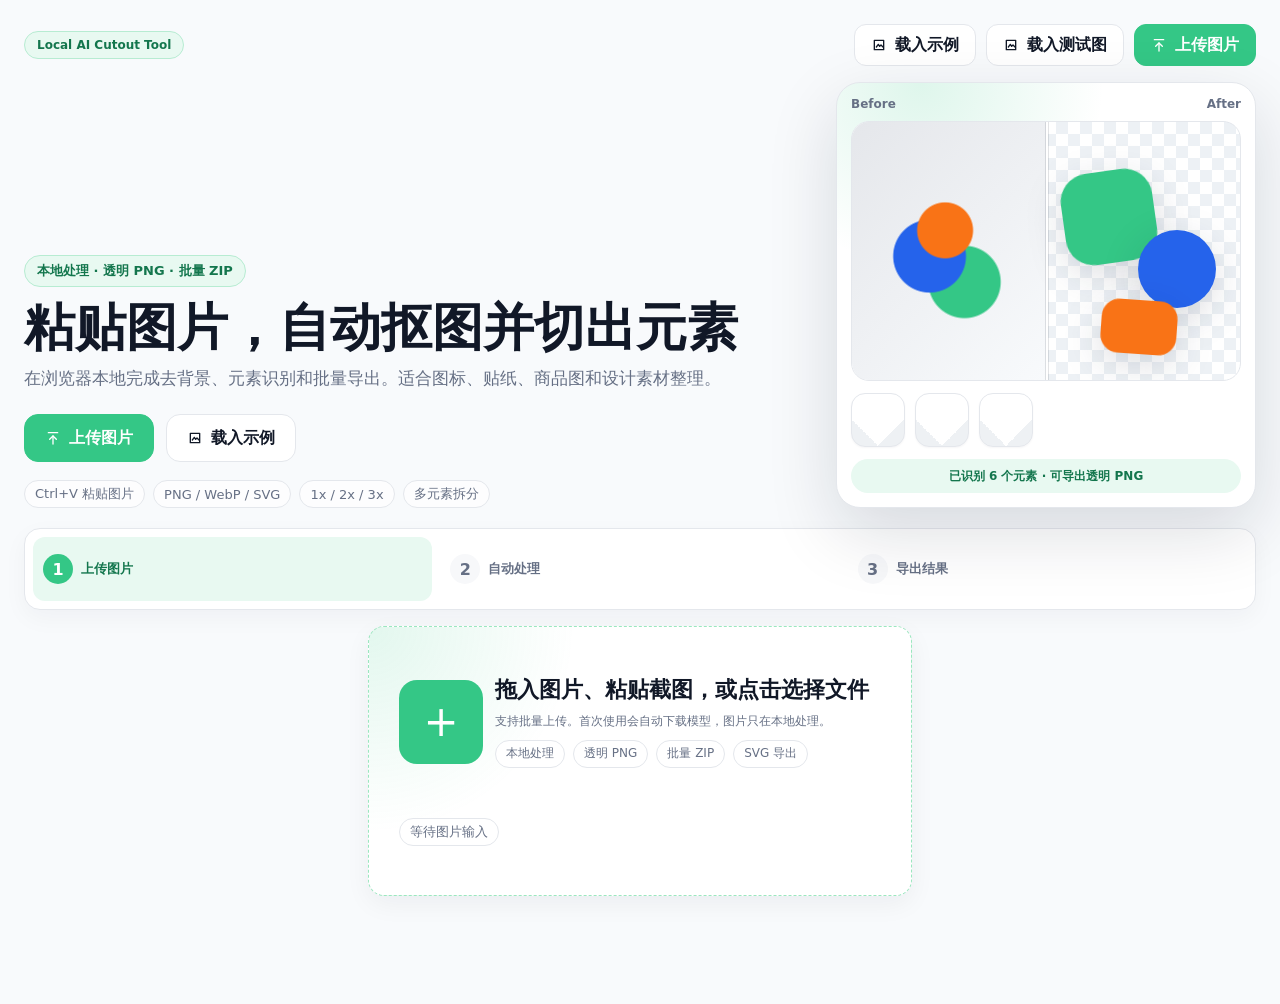
<file: index.html>
<!doctype html>
<html lang="zh-CN">
  <head>
    <meta charset="utf-8" />
    <meta name="viewport" content="width=device-width, initial-scale=1" />
    <title>Cutout Studio - 本地 AI 抠图与元素切图</title>
    <link rel="stylesheet" href="./styles.css" />
    <script type="importmap">
      {
        "imports": {
          "onnxruntime-web": "./vendor-ort.all.min.mjs",
          "onnxruntime-web/webgpu": "./vendor-ort.webgpu.min.mjs"
        }
      }
    </script>
  </head>
  <body>
    <main class="app app-empty" id="appRoot">
      <header class="hero">
        <nav class="topbar" aria-label="工具栏">
          <span class="kicker">Local AI Cutout Tool</span>
          <div class="actions">
            <button id="sampleBtn" type="button" class="ghost">载入示例</button>
            <button id="qaSampleBtn" type="button" class="ghost">载入测试图</button>
            <label class="primary">
              <input id="fileInput" type="file" accept="image/*" multiple />
              上传图片
            </label>
          </div>
        </nav>

        <section class="hero-grid">
          <div class="hero-copy">
            <span class="hero-pill">本地处理 · 透明 PNG · 批量 ZIP</span>
            <h1>粘贴图片，自动抠图并切出元素</h1>
            <p>在浏览器本地完成去背景、元素识别和批量导出。适合图标、贴纸、商品图和设计素材整理。</p>
            <div class="hero-actions">
              <label class="primary hero-upload">
                <input id="heroFileInput" type="file" accept="image/*" multiple />
                上传图片
              </label>
              <button id="heroSampleBtn" type="button" class="ghost">载入示例</button>
            </div>
            <div class="hero-hints" aria-label="支持能力">
              <span>Ctrl+V 粘贴图片</span>
              <span>PNG / WebP / SVG</span>
              <span>1x / 2x / 3x</span>
              <span>多元素拆分</span>
            </div>
          </div>

          <div class="hero-demo" aria-label="抠图结果示意">
            <div class="demo-card">
              <div class="demo-toolbar">
                <span>Before</span>
                <span>After</span>
              </div>
              <div class="demo-scene">
                <div class="demo-before"></div>
                <div class="demo-after">
                  <span class="demo-shape shape-a"></span>
                  <span class="demo-shape shape-b"></span>
                  <span class="demo-shape shape-c"></span>
                </div>
                <span class="demo-divider"></span>
              </div>
              <div class="demo-assets" aria-hidden="true">
                <span></span>
                <span></span>
                <span></span>
              </div>
              <div class="demo-status">已识别 6 个元素 · 可导出透明 PNG</div>
            </div>
          </div>

          <ol class="stepper" aria-label="处理流程">
            <li class="step active" data-step="upload">
              <span>1</span>
              <strong>上传图片</strong>
            </li>
            <li class="step" data-step="process">
              <span>2</span>
              <strong>自动处理</strong>
            </li>
            <li class="step" data-step="export">
              <span>3</span>
              <strong>导出结果</strong>
            </li>
          </ol>
        </section>
      </header>

      <section class="workspace">
        <aside class="panel">
          <section id="dropZone" class="dropzone" role="button" tabindex="0" aria-label="选择、拖入或粘贴图片">
            <div class="drop-icon" aria-hidden="true">+</div>
            <div class="drop-copy">
              <strong>拖入图片、粘贴截图，或点击选择文件</strong>
              <span>支持批量上传。首次使用会自动下载模型，图片只在本地处理。</span>
              <div class="drop-tags" aria-label="特点">
                <span>本地处理</span>
                <span>透明 PNG</span>
                <span>批量 ZIP</span>
                <span>SVG 导出</span>
              </div>
            </div>
            <div id="uploadFeedback" class="upload-feedback" aria-live="polite">等待图片输入</div>
          </section>

          <section class="panel-block queue-panel">
            <div class="panel-title">
              <h2>图片队列</h2>
              <span id="queueCount">0 张</span>
            </div>
            <div id="queueList" class="queue-list"></div>
          </section>
        </aside>

        <section class="stage">
          <div class="status-card" id="statusCard" aria-live="polite">
            <div class="status-main">
              <span class="status-dot"></span>
              <div>
                <strong id="statusTitle">准备开始</strong>
                <p class="status" id="status">请选择一张图片。</p>
              </div>
            </div>
            <ol class="status-steps" aria-label="当前处理阶段">
              <li class="status-step active" data-status-step="load">
                <span></span>
                <strong>载入图片</strong>
              </li>
              <li class="status-step" data-status-step="matte">
                <span></span>
                <strong>生成透明图</strong>
              </li>
              <li class="status-step" data-status-step="assets">
                <span></span>
                <strong>识别元素</strong>
              </li>
            </ol>
            <div class="progress-wrap" id="progressWrap" hidden>
              <div class="progress-bar" role="progressbar" aria-valuemin="0" aria-valuemax="100">
                <span id="progressFill"></span>
              </div>
              <output id="progressText">0%</output>
            </div>
            <div class="status-actions" id="statusActions" hidden>
              <button type="button" class="ghost" data-status-action="export">查看导出</button>
              <button type="button" class="ghost" data-status-action="assets">检查元素</button>
            </div>
          </div>

          <div class="preview-head">
            <div>
              <h2>结果预览</h2>
              <p>上传后优先查看原图和透明结果，下载按钮会出现在结果卡片旁。</p>
            </div>
            <div class="preview-controls">
              <div class="preview-tabs" role="tablist" aria-label="预览模式">
                <button id="previewTabSplit" type="button" class="preview-toggle active" role="tab" aria-selected="true" aria-controls="previewArea" data-preview="split">并排对比</button>
                <button id="previewTabResult" type="button" class="preview-toggle" role="tab" aria-selected="false" aria-controls="previewArea" tabindex="-1" data-preview="result">只看结果</button>
              </div>
              <div class="background-tabs" role="toolbar" aria-label="结果背景">
                <button type="button" class="background-toggle active" aria-pressed="true" data-bg="checker">棋盘格</button>
                <button type="button" class="background-toggle" aria-pressed="false" data-bg="white">白底</button>
                <button type="button" class="background-toggle" aria-pressed="false" data-bg="black">黑底</button>
                <label class="background-color-label" title="彩色背景">
                  <span>彩色</span>
                  <input id="previewBgColor" type="color" value="#34c786" aria-label="选择彩色背景" />
                </label>
              </div>
            </div>
          </div>

          <div class="canvases preview-split" id="previewArea" role="tabpanel" aria-labelledby="previewTabSplit">
            <figure class="preview-card source-card">
              <figcaption>
                <strong>原图</strong>
                <span id="sourceBadge">待上传</span>
              </figcaption>
              <canvas id="sourceCanvas"></canvas>
            </figure>
            <figure class="preview-card checker result-card">
              <figcaption>
                <strong>透明抠图</strong>
                <span id="resultBadge">待处理</span>
              </figcaption>
              <div class="preview-actions">
                <button id="copyCutoutBtn" type="button" class="ghost" data-disabled-reason="处理完成后可复制透明 PNG" disabled>复制 PNG</button>
                <button id="downloadCutoutBtn" type="button" class="ghost" data-disabled-reason="处理完成后可下载当前抠图" disabled>下载 PNG</button>
              </div>
              <canvas id="resultCanvas"></canvas>
              <canvas id="overlayCanvas"></canvas>
            </figure>
          </div>

          <section class="elements elements-muted">
            <div class="section-title">
              <div>
                <h2>元素资产</h2>
                <span id="countLabel">0 个</span>
              </div>
              <div class="element-actions">
                <button id="selectAllBtn" type="button" class="ghost" data-disabled-reason="识别到元素后可全选" disabled>全选</button>
                <button id="clearSelectionBtn" type="button" class="ghost" data-disabled-reason="选择元素后可取消选择" disabled>取消选择</button>
                <button id="splitSelectedBtn" type="button" class="ghost" data-disabled-reason="选中一个元素后可拆分" disabled>拆分此元素</button>
                <button id="mergeSelectedBtn" type="button" class="ghost" data-disabled-reason="至少选择两个元素后可合并" disabled>合并选中</button>
                <button id="downloadSelectedZipBtn" type="button" class="ghost" data-disabled-reason="选择元素后可下载 ZIP" disabled>下载选中 ZIP</button>
                <button id="downloadZipBtn" type="button" class="ghost" data-disabled-reason="识别到元素后可下载全部 ZIP" disabled>下载全部 ZIP</button>
              </div>
            </div>
            <div id="elementGrid" class="element-grid"></div>
          </section>
        </section>

        <aside class="action-panel">
          <section class="panel-block process-panel is-muted">
            <div class="panel-title">
              <h2>自动处理</h2>
              <span>Step 2</span>
            </div>
            <label>
              模型质量
              <select id="modelSelect">
                <option value="isnet_quint8">快速</option>
                <option value="isnet_fp16" selected>平衡</option>
                <option value="isnet">精细</option>
              </select>
            </label>
            <label>
              识别模式
              <select id="detectMode">
                <option value="complete">完整前景</option>
                <option value="subject" selected>主体切图（推荐）</option>
                <option value="split">多元素拆分</option>
                <option value="illustration">高级：色块拆分</option>
              </select>
            </label>
            <button id="processBtn" type="button" data-disabled-reason="请先上传或载入一张图片" disabled>开始自动抠图</button>
            <button id="cancelBtn" type="button" class="ghost danger-lite" hidden>取消处理</button>
            <button id="rescanBtn" type="button" class="ghost" data-disabled-reason="抠图完成后可重新识别元素" disabled>重新识别元素</button>
            <details class="advanced">
              <summary>高级设置</summary>
              <label>
                <span>透明阈值 <output id="alphaOut">32</output></span>
                <small>边缘有残影时调高，调太高可能丢失细节。</small>
                <input id="alphaThreshold" type="range" min="1" max="160" value="32" />
              </label>
              <label>
                <span>色块容差 <output id="colorOut">48</output></span>
                <small>插画色块拆分不准时调整。</small>
                <input id="colorTolerance" type="range" min="12" max="120" value="48" />
              </label>
              <label>
                <span>最小元素面积 <output id="areaOut">800</output></span>
                <small>碎片太多时调高，小元素漏识别时调低。</small>
                <input id="minArea" type="range" min="20" max="5000" step="20" value="800" />
              </label>
              <label>
                拆分强度
                <small>靠近元素被合并时改为强。</small>
                <select id="splitStrength">
                  <option value="conservative">保守</option>
                  <option value="standard" selected>标准</option>
                  <option value="strong">强</option>
                </select>
              </label>
              <label>
                <span>导出留边 <output id="padOut">12</output></span>
                <small>给每个元素四周保留空白。</small>
                <input id="padding" type="range" min="0" max="80" value="12" />
              </label>
              <label>
                <span>边缘平滑 <output id="edgeSmoothOut">2</output></span>
                <small>减少锯齿，数值越高越柔和。</small>
                <input id="edgeSmooth" type="range" min="0" max="6" step="1" value="2" />
              </label>
              <label>
                <span>羽化 <output id="featherOut">1</output></span>
                <small>让边缘过渡更自然。</small>
                <input id="feather" type="range" min="0" max="5" step="1" value="1" />
              </label>
              <label>
                <span>去残影 <output id="cleanupOut">24</output></span>
                <small>清理低透明背景残留。</small>
                <input id="cleanup" type="range" min="0" max="96" step="1" value="24" />
              </label>
              <label>
                透明度增强
                <select id="alphaBoost">
                  <option value="soft">保真优先</option>
                  <option value="standard" selected>平衡</option>
                  <option value="clean">干净优先</option>
                </select>
              </label>
              <label>
                <span>边缘收缩/扩张 <output id="edgeOffsetOut">0</output></span>
                <small>负数收缩边缘，正数扩张边缘。</small>
                <input id="edgeOffset" type="range" min="-4" max="4" step="1" value="0" />
              </label>
              <label class="check-row">
                <input id="showBoxes" type="checkbox" />
                <span>
                  显示识别框
                  <small>查看抠图结果时可关闭框线。</small>
                </span>
              </label>
              <label class="check-row">
                <input id="includeText" type="checkbox" />
                <span>
                  包含文字元素
                  <small>需要连文字一起导出时开启。</small>
                </span>
              </label>
            </details>
          </section>

          <section class="panel-block export-panel is-muted">
            <div class="panel-title">
              <h2>导出结果</h2>
              <span>Step 3</span>
            </div>
            <label class="format-label">
              导出格式
              <select id="formatSelect" class="native-format">
                <option value="png" selected>PNG</option>
                <option value="webp">WebP</option>
                <option value="svg">SVG</option>
              </select>
            </label>
            <div class="segment" role="group" aria-label="导出格式">
              <button type="button" class="format-segment active" aria-pressed="true" data-format="png">PNG</button>
              <button type="button" class="format-segment" aria-pressed="false" data-format="webp">WebP</button>
              <button type="button" class="format-segment" aria-pressed="false" data-format="svg">SVG</button>
            </div>
            <label>
              导出倍数
              <select id="exportScale">
                <option value="1" selected>1x</option>
                <option value="2">2x</option>
                <option value="3">3x</option>
                <option value="custom">自定义</option>
              </select>
            </label>
            <label id="customScaleRow" hidden>
              <span>自定义倍数 <output id="customScaleOut">1</output>x</span>
              <input id="customScale" type="number" min="0.1" max="8" step="0.1" value="1" />
            </label>
            <p class="export-hint" id="exportHint">处理完成后可导出 PNG / WebP / SVG。</p>
            <details class="svg-options" id="svgOptions" hidden>
              <summary>SVG 矢量参数 <span class="experimental-tag">实验性</span></summary>
              <label>
                SVG 模式
                <select id="svgMode">
                  <option value="auto" selected>自动</option>
                  <option value="fast">快速 SVG</option>
                  <option value="precise">精准 SVG</option>
                </select>
              </label>
              <label>
                <span>颜色数量 <output id="svgColorsOut">自动</output></span>
                <small>越高越接近原图，路径也会更多。</small>
                <input id="svgColors" type="range" min="8" max="96" step="4" value="48" />
              </label>
              <label>
                <span>路径平滑 <output id="svgSmoothOut">自动</output></span>
                <small>越高越柔和，细节会减少。</small>
                <input id="svgSmooth" type="range" min="0" max="4" step="1" value="2" />
              </label>
              <label>
                <span>细节保留 <output id="svgDetailOut">自动</output></span>
                <small>提高可保留小装饰和线稿。</small>
                <input id="svgDetail" type="range" min="1" max="5" step="1" value="3" />
              </label>
              <label>
                <span>小碎片过滤 <output id="svgSpeckleOut">自动</output></span>
                <small>碎点太多时调高。</small>
                <input id="svgSpeckle" type="range" min="0" max="5" step="1" value="2" />
              </label>
              <label class="check-row">
                <input id="svgLineArt" type="checkbox" checked />
                <span>
                  线稿保护
                  <small>保留黑色描边和小线条。</small>
                </span>
              </label>
            </details>
            <button id="downloadBatchZipBtn" type="button" class="ghost" data-disabled-reason="队列中有图片后可批量处理" disabled>批量处理并下载 ZIP</button>
          </section>

          <section class="panel-block manual-panel is-muted">
            <div class="panel-title">
              <h2>识别不准？</h2>
              <span>补救操作</span>
            </div>
            <p class="small">重新识别、拆分大框，或开启手动框选，把粘连元素单独切出。</p>
            <label>
              锁定比例
              <select id="aspectLock">
                <option value="free" selected>自由比例</option>
                <option value="1:1">1:1</option>
                <option value="4:3">4:3</option>
                <option value="16:9">16:9</option>
              </select>
            </label>
            <div class="manual-readout" id="manualReadout">当前框选：未选择</div>
            <div class="manual-preview">
              <span>当前切片预览</span>
              <canvas id="manualPreviewCanvas"></canvas>
            </div>
            <button id="manualModeBtn" type="button" class="ghost" data-disabled-reason="抠图完成后可开启框选" disabled>开启框选</button>
            <button id="exportSelectionBtn" type="button" class="ghost" data-disabled-reason="框选有效区域后可导出" disabled>导出当前框选</button>
            <button id="addSelectionBtn" type="button" class="ghost" data-disabled-reason="框选有效区域后可保存为新元素" disabled>保存为新元素</button>
            <button id="applySelectionBtn" type="button" class="ghost" data-disabled-reason="选中一个元素并框选后可更新" disabled>更新选中元素</button>
          </section>
        </aside>
      </section>

      <div class="mobile-action-bar">
        <button id="mobilePrimaryBtn" type="button" data-disabled-reason="请先上传或载入一张图片" disabled>选择图片开始</button>
      </div>
    </main>

    <script type="module" src="./app.js"></script>
  </body>
</html>
</file>
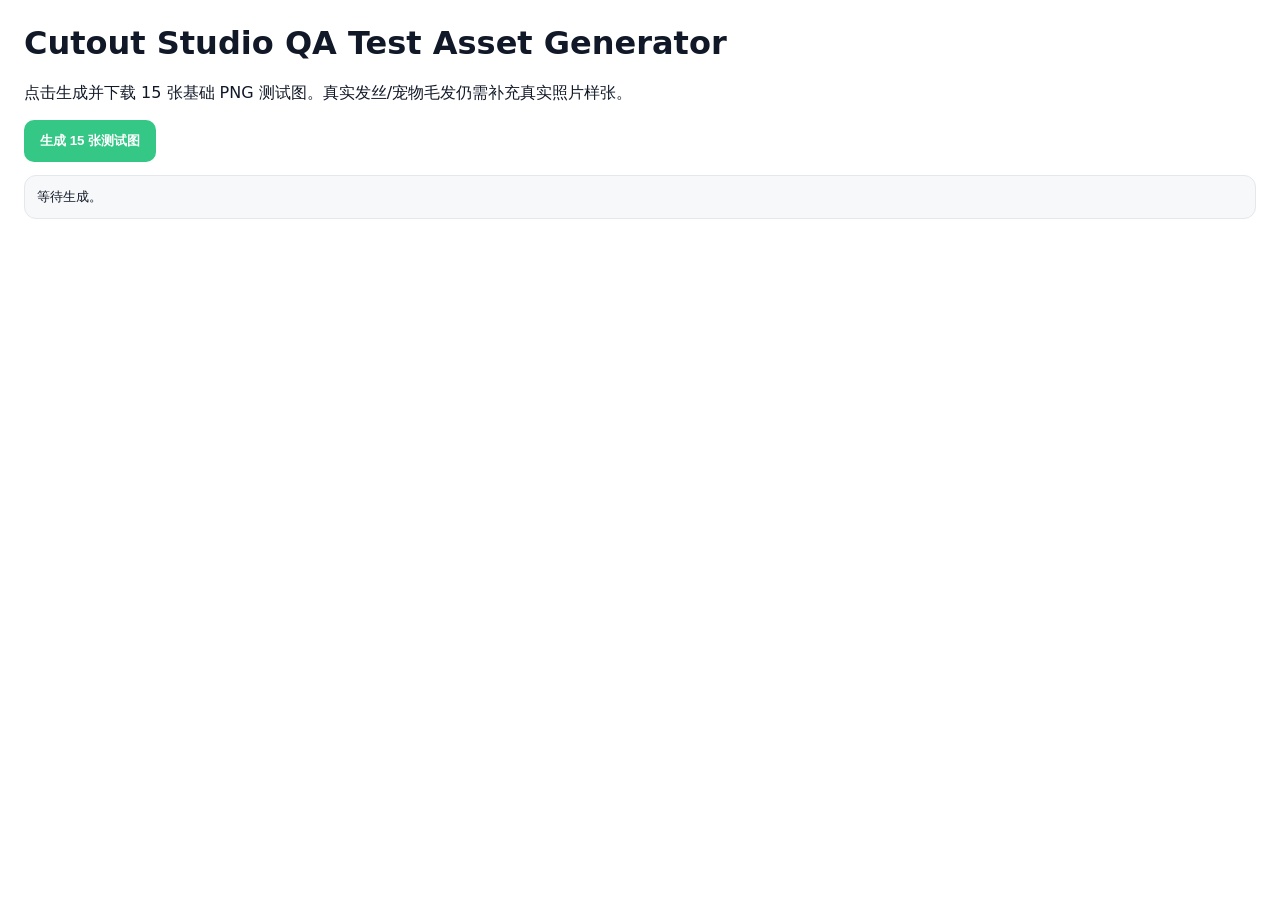
<file: qa/generate-test-assets.html>
<!doctype html>
<html lang="zh-CN">
  <head>
    <meta charset="utf-8" />
    <meta name="viewport" content="width=device-width, initial-scale=1" />
    <title>QA Test Asset Generator</title>
    <style>
      body {
        font-family: system-ui, sans-serif;
        margin: 24px;
        color: #111827;
      }
      button {
        border: 0;
        border-radius: 10px;
        background: #34c786;
        color: white;
        padding: 12px 16px;
        font-weight: 700;
      }
      pre {
        white-space: pre-wrap;
        border: 1px solid #e4e7ec;
        border-radius: 12px;
        padding: 12px;
        background: #f7f8fa;
      }
    </style>
  </head>
  <body>
    <h1>Cutout Studio QA Test Asset Generator</h1>
    <p>点击生成并下载 15 张基础 PNG 测试图。真实发丝/宠物毛发仍需补充真实照片样张。</p>
    <button id="generateBtn" type="button">生成 15 张测试图</button>
    <pre id="log">等待生成。</pre>
    <script type="module" src="./generate-test-assets.js"></script>
  </body>
</html>
</file>
<file: styles.css>
:root {
  color-scheme: light;
  font-family:
    Inter, ui-sans-serif, system-ui, -apple-system, BlinkMacSystemFont, "Segoe UI",
    sans-serif;
  --bg: #f8fafc;
  --surface: #ffffff;
  --surface-soft: #f7f8fa;
  --ink: #111827;
  --muted: #667085;
  --line: #e4e7ec;
  --line-strong: #cfd4dc;
  --accent: #34c786;
  --accent-strong: #24a66d;
  --accent-soft: #e8f9f1;
  --danger: #b42318;
  --warning: #a15c07;
  --shadow: 0 16px 44px rgba(16, 24, 40, 0.08);
  --shadow-float: 0 24px 70px rgba(16, 24, 40, 0.14);
  --ease-out: cubic-bezier(0.16, 1, 0.3, 1);
}

* {
  box-sizing: border-box;
}

body {
  margin: 0;
  background: var(--bg);
  color: var(--ink);
}

button,
select,
input {
  font: inherit;
}

button,
.primary {
  border: 1px solid var(--line);
  border-radius: 12px;
  min-height: 42px;
  padding: 0 16px;
  background: var(--surface);
  color: var(--ink);
  display: inline-flex;
  align-items: center;
  justify-content: center;
  gap: 8px;
  font-weight: 700;
  cursor: pointer;
  transition:
    background-color 0.16s ease,
    border-color 0.16s ease,
    box-shadow 0.16s ease,
    transform 0.16s ease,
    opacity 0.16s ease;
}

.icon {
  width: 16px;
  height: 16px;
  flex: 0 0 auto;
  fill: none;
  stroke: currentColor;
  stroke-width: 2;
  stroke-linecap: round;
  stroke-linejoin: round;
}

button:not(:disabled):hover,
.primary:hover {
  border-color: var(--line-strong);
  box-shadow: 0 6px 18px rgba(16, 24, 40, 0.08);
}

button:not(:disabled):active,
.primary:active {
  transform: translateY(1px);
}

button:disabled {
  cursor: not-allowed;
  opacity: 0.48;
}

button:focus-visible,
select:focus-visible,
input:focus-visible,
summary:focus-visible,
.primary:focus-within,
.background-color-label:focus-within {
  outline: 3px solid rgba(52, 199, 134, 0.28);
  outline-offset: 3px;
}

.primary,
#processBtn,
#mobilePrimaryBtn {
  border-color: var(--accent);
  background: var(--accent);
  color: #ffffff;
}

.primary:hover,
#processBtn:not(:disabled):hover,
#mobilePrimaryBtn:not(:disabled):hover {
  border-color: var(--accent-strong);
  background: var(--accent-strong);
}

.primary input,
.native-format {
  display: none;
}

.ghost {
  background: #ffffff;
  color: var(--ink);
}

.app {
  min-height: 100vh;
  padding: 24px;
  padding-bottom: 92px;
}

.hero,
.dropzone,
.workspace,
.elements {
  max-width: 1320px;
  margin-left: auto;
  margin-right: auto;
}

.hero {
  display: grid;
  gap: 16px;
  margin-bottom: 16px;
}

.topbar {
  display: flex;
  justify-content: space-between;
  gap: 16px;
  align-items: center;
}

.kicker {
  height: 28px;
  display: inline-flex;
  align-items: center;
  border: 1px solid #b7ecd2;
  background: var(--accent-soft);
  color: #13764d;
  border-radius: 999px;
  padding: 0 12px;
  font-size: 12px;
  font-weight: 800;
}

.actions {
  display: flex;
  gap: 10px;
  flex-wrap: wrap;
  justify-content: flex-end;
}

.hero-grid {
  display: grid;
  grid-template-columns: minmax(0, 1fr) 420px;
  gap: 20px;
  align-items: end;
}

.hero-pill {
  width: fit-content;
  min-height: 32px;
  display: inline-flex;
  align-items: center;
  border: 1px solid #b7ecd2;
  border-radius: 999px;
  padding: 0 12px;
  background: var(--accent-soft);
  color: #13764d;
  font-size: 13px;
  font-weight: 800;
  margin-bottom: 14px;
}

h1,
h2,
p {
  margin: 0;
}

h1 {
  font-size: clamp(32px, 4vw, 52px);
  line-height: 1.02;
  letter-spacing: 0;
  max-width: 760px;
}

h2 {
  font-size: 16px;
  letter-spacing: 0;
}

.hero-copy p {
  max-width: 760px;
  margin-top: 12px;
  color: var(--muted);
  font-size: 17px;
  line-height: 1.6;
}

.hero-actions {
  display: flex;
  flex-wrap: wrap;
  gap: 12px;
  margin-top: 22px;
}

.hero-upload,
.hero-actions .ghost {
  min-height: 48px;
  border-radius: 14px;
  padding-inline: 20px;
}

.hero-hints {
  display: flex;
  flex-wrap: wrap;
  gap: 8px;
  margin-top: 18px;
}

.hero-hints span {
  min-height: 28px;
  display: inline-flex;
  align-items: center;
  border: 1px solid var(--line);
  border-radius: 999px;
  padding: 0 10px;
  background: rgba(255, 255, 255, 0.72);
  color: var(--muted);
  font-size: 13px;
}

.hero-demo {
  position: relative;
}

.demo-card {
  position: relative;
  border: 1px solid var(--line);
  border-radius: 24px;
  padding: 14px;
  background:
    radial-gradient(circle at 20% 0%, rgba(52, 199, 134, 0.16), transparent 34%),
    #ffffff;
  box-shadow: var(--shadow-float);
  overflow: hidden;
}

.demo-toolbar,
.demo-status {
  display: flex;
  align-items: center;
  justify-content: space-between;
  color: var(--muted);
  font-size: 12px;
  font-weight: 800;
}

.demo-scene {
  position: relative;
  min-height: 260px;
  border: 1px solid var(--line);
  border-radius: 18px;
  margin-top: 10px;
  overflow: hidden;
  background:
    linear-gradient(45deg, #edf1f5 25%, transparent 25%),
    linear-gradient(-45deg, #edf1f5 25%, transparent 25%),
    linear-gradient(45deg, transparent 75%, #edf1f5 75%),
    linear-gradient(-45deg, transparent 75%, #edf1f5 75%);
  background-color: #ffffff;
  background-position: 0 0, 0 12px, 12px -12px, -12px 0;
  background-size: 24px 24px;
}

.demo-before,
.demo-after {
  position: absolute;
  inset: 0;
}

.demo-before {
  width: 50%;
  background:
    radial-gradient(circle at 48% 42%, #f97316 0 15%, transparent 16%),
    radial-gradient(circle at 40% 52%, #2563eb 0 20%, transparent 21%),
    radial-gradient(circle at 58% 62%, #34c786 0 18%, transparent 19%),
    linear-gradient(135deg, #e5e7eb, #f8fafc);
}

.demo-after {
  left: 50%;
  display: grid;
  place-items: center;
}

.demo-shape {
  position: absolute;
  display: block;
  filter: drop-shadow(0 10px 18px rgba(16, 24, 40, 0.14));
}

.shape-a {
  width: 92px;
  height: 92px;
  border-radius: 28px;
  background: #34c786;
  transform: translate(-34px, -34px) rotate(-8deg);
}

.shape-b {
  width: 78px;
  height: 78px;
  border-radius: 999px;
  background: #2563eb;
  transform: translate(34px, 18px);
}

.shape-c {
  width: 76px;
  height: 54px;
  border-radius: 18px;
  background: #f97316;
  transform: translate(-4px, 76px) rotate(4deg);
}

.demo-divider {
  position: absolute;
  inset-block: 0;
  left: 50%;
  width: 2px;
  background: #ffffff;
  box-shadow: 0 0 0 1px rgba(16, 24, 40, 0.12);
}

.demo-assets {
  display: flex;
  gap: 10px;
  margin: 12px 0;
}

.demo-assets span {
  width: 54px;
  height: 54px;
  border: 1px solid var(--line);
  border-radius: 14px;
  background:
    linear-gradient(45deg, #eef1f4 25%, transparent 25%),
    linear-gradient(-45deg, #eef1f4 25%, transparent 25%),
    #ffffff;
  box-shadow: var(--shadow-xs, 0 1px 2px rgba(16, 24, 40, 0.04));
}

.demo-status {
  min-height: 34px;
  justify-content: center;
  border-radius: 999px;
  background: var(--accent-soft);
  color: #13764d;
}

.stepper {
  list-style: none;
  margin: 0;
  padding: 8px;
  border: 1px solid var(--line);
  border-radius: 16px;
  background: var(--surface);
  box-shadow: 0 8px 24px rgba(16, 24, 40, 0.04);
  display: grid;
  grid-template-columns: repeat(3, 1fr);
  gap: 8px;
}

.hero-grid > .stepper {
  grid-column: 1 / -1;
}

.step {
  min-height: 64px;
  display: grid;
  grid-template-columns: 30px minmax(0, 1fr);
  align-items: center;
  gap: 8px;
  padding: 10px;
  border-radius: 12px;
  color: var(--muted);
}

.step span {
  width: 30px;
  height: 30px;
  border-radius: 50%;
  display: grid;
  place-items: center;
  background: var(--surface-soft);
  color: var(--muted);
  font-weight: 800;
}

.step strong {
  font-size: 13px;
  line-height: 1.2;
}

.step.active,
.step.done {
  color: #13764d;
  background: var(--accent-soft);
}

.step.active span,
.step.done span {
  background: var(--accent);
  color: #ffffff;
}

.dropzone {
  min-height: 190px;
  border: 1px dashed #9be7bf;
  border-radius: 20px;
  padding: 24px;
  display: grid;
  grid-template-columns: 72px minmax(0, 1fr) auto;
  gap: 20px;
  align-items: center;
  background:
    radial-gradient(circle at top left, rgba(52, 199, 134, 0.14), transparent 34%),
    var(--surface);
  box-shadow: var(--shadow);
  margin-bottom: 16px;
  cursor: pointer;
  transition:
    border-color 0.16s ease,
    box-shadow 0.16s ease,
    transform 0.16s ease;
}

.dropzone.is-over,
.dropzone.has-file,
.dropzone:hover,
.dropzone:focus-visible {
  border-style: solid;
  border-color: var(--accent);
}

.dropzone:active {
  transform: scale(0.995);
}

.drop-icon {
  width: 72px;
  height: 72px;
  border-radius: 18px;
  display: grid;
  place-items: center;
  background: var(--accent);
  color: #ffffff;
  font-size: 42px;
  line-height: 1;
}

.drop-copy {
  min-width: 0;
  display: grid;
  gap: 8px;
}

.drop-copy strong {
  font-size: 22px;
  line-height: 1.25;
}

.drop-copy span,
.small,
.panel-title span,
figcaption span,
.status,
.section-title span,
.queue-empty,
label small {
  color: var(--muted);
}

.drop-tags {
  display: flex;
  gap: 8px;
  flex-wrap: wrap;
  margin-top: 2px;
}

.drop-tags span,
.upload-feedback {
  min-height: 28px;
  border-radius: 999px;
  display: inline-flex;
  align-items: center;
  justify-content: center;
  padding: 0 10px;
  border: 1px solid var(--line);
  background: #ffffff;
  color: var(--muted);
  font-size: 13px;
  white-space: nowrap;
}

.upload-feedback.ok {
  border-color: #9be7bf;
  color: #13764d;
  background: var(--accent-soft);
}

.upload-feedback.warn {
  border-color: #f2c98d;
  color: var(--warning);
  background: #fffbeb;
}

.workspace {
  display: grid;
  grid-template-columns: 324px minmax(0, 1fr);
  gap: 16px;
  align-items: start;
}

.panel {
  display: grid;
  gap: 16px;
}

.panel-block,
.status-card,
.preview-card,
.elements {
  border: 1px solid var(--line);
  border-radius: 16px;
  background: var(--surface);
  box-shadow: 0 8px 26px rgba(16, 24, 40, 0.05);
}

.panel-block {
  padding: 16px;
  display: grid;
  gap: 14px;
}

.panel-block.is-muted,
.elements.elements-muted {
  opacity: 0.58;
}

.app-has-image .process-panel,
.app-has-image .export-panel,
.app-has-image .manual-panel,
.app-done .process-panel,
.app-done .manual-panel,
.app-done .export-panel,
.app-done .elements {
  opacity: 1;
}

.app-empty .process-panel,
.app-empty .export-panel,
.app-empty .manual-panel,
.app-empty .elements {
  filter: grayscale(0.1);
}

.panel-title,
.section-title,
figcaption,
.status-main {
  display: flex;
  justify-content: space-between;
  align-items: center;
  gap: 12px;
}

.panel-block label {
  display: grid;
  gap: 7px;
  color: var(--muted);
  font-size: 13px;
}

.advanced {
  border-top: 1px solid var(--line);
  padding-top: 12px;
}

.advanced summary {
  cursor: pointer;
  font-weight: 800;
  color: var(--ink);
}

.advanced label {
  margin-top: 12px;
}

.svg-options {
  border: 1px solid var(--line);
  border-radius: 12px;
  padding: 12px;
  background: #fbfcfd;
}

.svg-options summary {
  cursor: pointer;
  font-weight: 800;
  color: var(--ink);
}

.svg-options label {
  margin-top: 10px;
}

.check-row {
  grid-template-columns: 18px minmax(0, 1fr);
  align-items: start;
  color: var(--ink) !important;
}

.check-row input {
  width: 16px;
  height: 16px;
  accent-color: var(--accent);
  margin-top: 2px;
}

select {
  width: 100%;
  height: 40px;
  border: 1px solid var(--line);
  border-radius: 12px;
  background: #ffffff;
  color: var(--ink);
  padding: 0 12px;
}

input[type="range"] {
  width: 100%;
  accent-color: var(--accent);
}

output {
  color: var(--ink);
  font-weight: 800;
}

.queue-list {
  display: grid;
  gap: 10px;
  max-height: 260px;
  overflow: auto;
}

.queue-empty {
  font-size: 13px;
}

.queue-item {
  border: 1px solid var(--line);
  border-radius: 14px;
  background: #ffffff;
  display: grid;
  grid-template-columns: 1fr 34px;
  gap: 8px;
  padding: 8px;
  align-items: center;
}

.queue-item.active {
  border-color: var(--accent);
  box-shadow: inset 3px 0 0 var(--accent);
}

.queue-select {
  border: 0;
  background: transparent;
  box-shadow: none !important;
  min-height: 48px;
  padding: 0;
  display: grid;
  grid-template-columns: 48px minmax(0, 1fr);
  gap: 10px;
  text-align: left;
  justify-content: start;
}

.queue-preview {
  width: 48px;
  height: 48px;
  border-radius: 10px;
  object-fit: cover;
  border: 1px solid var(--line);
  background: var(--surface-soft);
}

.queue-copy {
  min-width: 0;
  display: grid;
  gap: 3px;
}

.queue-copy strong,
.queue-copy span {
  overflow: hidden;
  text-overflow: ellipsis;
  white-space: nowrap;
}

.queue-copy strong {
  color: var(--ink);
  font-size: 13px;
}

.queue-copy span {
  color: var(--muted);
  font-size: 12px;
}

.queue-delete {
  width: 34px;
  min-height: 34px;
  border-radius: 10px;
  padding: 0;
  color: var(--muted);
}

.queue-delete:hover {
  color: var(--danger);
  border-color: #f3b5af;
}

.segment {
  display: grid;
  grid-template-columns: repeat(3, 1fr);
  padding: 4px;
  border: 1px solid var(--line);
  border-radius: 14px;
  background: var(--surface-soft);
}

.format-segment {
  min-height: 34px;
  border: 0;
  border-radius: 10px;
  background: transparent;
  box-shadow: none !important;
  color: var(--muted);
}

.format-segment.active,
.format-segment[aria-pressed="true"] {
  background: var(--accent);
  color: #ffffff;
}

.stage {
  min-width: 0;
  display: grid;
  gap: 12px;
}

.status-card {
  padding: 16px;
  display: grid;
  gap: 12px;
}

.status-main {
  justify-content: flex-start;
}

.status-dot {
  width: 12px;
  height: 12px;
  border-radius: 50%;
  background: var(--muted);
  flex: 0 0 auto;
}

.status-card.busy .status-dot {
  background: var(--warning);
}

.status-card.success .status-dot {
  background: var(--accent);
}

.status-card.error .status-dot {
  background: var(--danger);
}

.status-main strong {
  display: block;
  margin-bottom: 3px;
}

.status-steps {
  list-style: none;
  margin: 0;
  padding: 10px;
  border: 1px solid var(--line);
  border-radius: 14px;
  background: var(--surface-soft);
  display: grid;
  grid-template-columns: repeat(3, minmax(0, 1fr));
  gap: 8px;
}

.status-step {
  min-width: 0;
  display: grid;
  grid-template-columns: 18px minmax(0, 1fr);
  gap: 7px;
  align-items: center;
  color: var(--muted);
  font-size: 12px;
}

.status-step span {
  width: 18px;
  height: 18px;
  border-radius: 50%;
  border: 1px solid var(--line-strong);
  background: #ffffff;
  box-shadow: inset 0 0 0 4px #ffffff;
}

.status-step strong {
  overflow: hidden;
  text-overflow: ellipsis;
  white-space: nowrap;
}

.status-step.active,
.status-step.done {
  color: var(--ink);
}

.status-step.active span {
  border-color: var(--accent);
  background: var(--accent);
}

.status-step.done span {
  border-color: var(--accent);
  background: var(--accent-soft);
}

.status-step.done span::after {
  content: "";
  display: block;
  width: 8px;
  height: 5px;
  margin: 4px auto 0;
  border-left: 2px solid var(--accent);
  border-bottom: 2px solid var(--accent);
  transform: rotate(-45deg);
}

.status-card.error .status-step.active span {
  border-color: var(--danger);
  background: #fff0ee;
}

.status-actions {
  display: flex;
  gap: 8px;
  flex-wrap: wrap;
  justify-content: flex-end;
}

.status-actions[hidden] {
  display: none;
}

.status-actions .ghost {
  min-height: 34px;
  border-radius: 999px;
  font-size: 13px;
}

.status-card.success .status-actions {
  display: flex;
}

.progress-wrap {
  display: grid;
  grid-template-columns: minmax(0, 1fr) 42px;
  align-items: center;
  gap: 10px;
}

.progress-bar {
  height: 8px;
  border-radius: 999px;
  background: var(--surface-soft);
  overflow: hidden;
}

.progress-bar span {
  display: block;
  height: 100%;
  width: 0;
  background: var(--accent);
  transition: width 0.2s ease;
}

.preview-controls {
  display: flex;
  flex-wrap: wrap;
  gap: 8px;
  justify-content: flex-end;
  align-items: center;
}

.preview-tabs,
.background-tabs {
  display: flex;
  gap: 8px;
  justify-content: flex-end;
}

.preview-toggle,
.background-toggle,
.background-color-label {
  min-height: 34px;
  border-radius: 999px;
  padding: 0 12px;
  font-size: 13px;
}

.preview-toggle.active,
.preview-toggle[aria-selected="true"],
.background-toggle.active,
.background-toggle[aria-pressed="true"],
.background-color-label:focus-within {
  border-color: var(--accent);
  color: #13764d;
  background: var(--accent-soft);
}

.preview-toggle[role="tab"] {
  outline-offset: 2px;
}

.background-color-label {
  border: 1px solid var(--line);
  background: #ffffff;
  color: var(--muted);
  display: inline-flex;
  align-items: center;
  gap: 8px;
  cursor: pointer;
}

.background-color-label input {
  width: 22px;
  height: 22px;
  border: 0;
  padding: 0;
  background: transparent;
  cursor: pointer;
}

.canvases {
  display: grid;
  grid-template-columns: 1fr 1fr;
  gap: 16px;
}

.canvases.preview-result {
  grid-template-columns: 1fr;
}

.canvases.preview-result .source-card {
  display: none;
}

.preview-card {
  margin: 0;
  min-height: 430px;
  position: relative;
  display: grid;
  grid-template-rows: 46px minmax(0, 1fr);
  overflow: hidden;
}

figcaption {
  border-bottom: 1px solid var(--line);
  padding: 0 16px;
  background: #ffffff;
}

figcaption span {
  border: 1px solid var(--line);
  border-radius: 999px;
  padding: 3px 9px;
  font-size: 12px;
}

canvas {
  max-width: 100%;
  width: 100%;
  height: auto;
  align-self: center;
  justify-self: center;
}

.checker,
.thumb {
  background-color: #ffffff;
  background-image:
    linear-gradient(45deg, #eef1f4 25%, transparent 25%),
    linear-gradient(-45deg, #eef1f4 25%, transparent 25%),
    linear-gradient(45deg, transparent 75%, #eef1f4 75%),
    linear-gradient(-45deg, transparent 75%, #eef1f4 75%);
  background-position:
    0 0,
    0 10px,
    10px -10px,
    -10px 0;
  background-size: 20px 20px;
}

.result-card.bg-white {
  background: #ffffff;
  background-image: none;
}

.result-card.bg-black {
  background: #0b0f19;
  background-image: none;
}

.result-card.bg-color {
  background: var(--preview-bg-color, #34c786);
  background-image: none;
}

.result-card.bg-checker {
  background-color: #ffffff;
  background-image:
    linear-gradient(45deg, #eef1f4 25%, transparent 25%),
    linear-gradient(-45deg, #eef1f4 25%, transparent 25%),
    linear-gradient(45deg, transparent 75%, #eef1f4 75%),
    linear-gradient(-45deg, transparent 75%, #eef1f4 75%);
  background-position:
    0 0,
    0 10px,
    10px -10px,
    -10px 0;
  background-size: 20px 20px;
}

#overlayCanvas {
  position: absolute;
  left: 0;
  bottom: 0;
  pointer-events: none;
}

.checker.manual #overlayCanvas {
  pointer-events: auto;
  cursor: crosshair;
}

.elements {
  margin-top: 16px;
  padding: 18px;
}

.section-title {
  margin-bottom: 14px;
}

.section-title > div:first-child {
  display: flex;
  align-items: baseline;
  gap: 10px;
}

.element-actions {
  display: flex;
  gap: 8px;
  flex-wrap: wrap;
  justify-content: flex-end;
}

.element-actions button {
  min-height: 34px;
  border-radius: 999px;
  font-size: 13px;
}

.element-grid {
  display: grid;
  grid-template-columns: repeat(auto-fill, minmax(220px, 1fr));
  gap: 14px;
}

.empty-elements {
  grid-column: 1 / -1;
  min-height: 150px;
  border: 1px dashed var(--line-strong);
  border-radius: 16px;
  display: grid;
  place-items: center;
  align-content: center;
  gap: 6px;
  color: var(--muted);
  text-align: center;
  padding: 22px;
  background:
    linear-gradient(135deg, rgba(52, 199, 134, 0.08), transparent 42%),
    #ffffff;
}

.empty-elements strong {
  color: var(--ink);
}

.empty-elements span {
  max-width: 560px;
  line-height: 1.5;
}

.fragment-warning {
  min-height: 110px;
  border-color: #f2c98d;
  background: #fffbeb;
}

.show-more {
  grid-column: 1 / -1;
  justify-self: center;
}

.element-card {
  border: 1px solid var(--line);
  border-radius: 16px;
  padding: 12px;
  background: #ffffff;
  display: grid;
  gap: 12px;
  transition:
    border-color 0.16s ease,
    box-shadow 0.16s ease,
    transform 0.16s ease;
}

.element-card:hover {
  transform: translateY(-1px);
}

.element-card:hover,
.element-card.selected {
  border-color: var(--accent);
  box-shadow: 0 12px 28px rgba(52, 199, 134, 0.14);
}

.element-card.selected {
  background: linear-gradient(180deg, #ffffff, var(--accent-soft));
}

.asset-header {
  min-width: 0;
  display: flex;
  align-items: flex-start;
  justify-content: space-between;
  gap: 10px;
}

.asset-header > div {
  min-width: 0;
  display: grid;
  gap: 3px;
}

.asset-header strong {
  color: var(--ink);
  font-size: 14px;
}

.asset-header span {
  color: var(--muted);
  font-size: 12px;
}

.asset-badge {
  flex: 0 0 auto;
  min-height: 24px;
  display: inline-flex;
  align-items: center;
  border: 1px solid var(--line);
  border-radius: 999px;
  padding: 0 8px;
  background: var(--surface-soft);
  color: var(--muted) !important;
  font-size: 12px;
  font-weight: 800;
}

.element-card.selected .asset-badge {
  border-color: #9be7bf;
  background: #ffffff;
  color: #13764d !important;
}

.thumb {
  aspect-ratio: 1 / 1;
  border: 1px solid var(--line);
  border-radius: 14px;
  overflow: hidden;
  display: grid;
  place-items: center;
  cursor: pointer;
  background-color: #ffffff;
  background-image:
    linear-gradient(45deg, #eef1f4 25%, transparent 25%),
    linear-gradient(-45deg, #eef1f4 25%, transparent 25%),
    linear-gradient(45deg, transparent 75%, #eef1f4 75%),
    linear-gradient(-45deg, transparent 75%, #eef1f4 75%);
  background-position:
    0 0,
    0 8px,
    8px -8px,
    -8px 0;
  background-size: 16px 16px;
}

.thumb img {
  max-width: 100%;
  max-height: 100%;
  display: block;
}

.asset-meta {
  display: grid;
  grid-template-columns: repeat(3, minmax(0, 1fr));
  gap: 8px;
  font-size: 13px;
  color: var(--muted);
}

.asset-meta span {
  min-width: 0;
  border: 1px solid var(--line);
  border-radius: 12px;
  padding: 8px;
  background: var(--surface-soft);
  display: grid;
  gap: 3px;
}

.asset-meta strong {
  color: var(--ink);
  font-size: 12px;
  overflow: hidden;
  text-overflow: ellipsis;
  white-space: nowrap;
}

.asset-meta small {
  color: var(--muted);
  font-size: 11px;
}

.asset-check {
  display: flex;
  align-items: center;
  gap: 8px;
  font-size: 13px;
  color: var(--muted);
}

.asset-check input {
  accent-color: var(--accent);
}

.asset-actions {
  display: grid;
  grid-template-columns: repeat(4, minmax(0, 1fr));
  gap: 8px;
  opacity: 1;
}

.asset-actions .ghost {
  min-height: 32px;
  border-radius: 10px;
  padding: 0 8px;
  font-size: 12px;
}

@media (hover: none) {
  .asset-actions {
    opacity: 1;
  }
}

@media (prefers-reduced-motion: reduce) {
  *,
  *::before,
  *::after {
    scroll-behavior: auto !important;
    transition-duration: 0.001ms !important;
    animation-duration: 0.001ms !important;
    animation-iteration-count: 1 !important;
  }

  button:not(:disabled):active,
  .primary:active,
  .element-card:hover {
    transform: none;
  }
}

.danger-lite {
  color: var(--danger);
}

.manual-readout {
  border: 1px solid var(--line);
  border-radius: 12px;
  padding: 10px;
  color: var(--muted);
  background: var(--surface-soft);
  font-size: 13px;
  line-height: 1.5;
}

.manual-preview {
  border: 1px dashed var(--line-strong);
  border-radius: 14px;
  min-height: 140px;
  display: grid;
  gap: 8px;
  place-items: center;
  padding: 10px;
  color: var(--muted);
  font-size: 12px;
}

.manual-preview canvas {
  max-width: 100%;
  max-height: 180px;
}

.mobile-action-bar {
  position: fixed;
  left: 0;
  right: 0;
  bottom: 0;
  display: none;
  padding: 12px 16px calc(12px + env(safe-area-inset-bottom));
  background: rgba(255, 255, 255, 0.92);
  border-top: 1px solid var(--line);
  backdrop-filter: blur(12px);
  z-index: 20;
}

.mobile-action-bar button {
  width: 100%;
}

@media (max-width: 900px) {
  .app {
    padding: 16px;
    padding-bottom: 92px;
  }

  .topbar,
  .hero-grid,
  .workspace,
  .canvases {
    grid-template-columns: 1fr;
  }

  .hero-grid {
    gap: 14px;
  }

  .stepper {
    grid-template-columns: 1fr;
  }

  .dropzone {
    grid-template-columns: 1fr;
    justify-items: center;
    text-align: center;
    min-height: 260px;
  }

  .upload-feedback {
    white-space: normal;
  }

  .preview-tabs {
    justify-content: stretch;
  }

  .preview-toggle {
    flex: 1;
  }

  .canvases.preview-split .source-card {
    display: none;
  }

  .preview-card {
    min-height: 360px;
  }

  .element-grid {
    grid-template-columns: repeat(2, minmax(0, 1fr));
    gap: 10px;
  }

  .asset-actions {
    opacity: 1;
    grid-template-columns: 1fr;
  }

  .mobile-action-bar {
    display: block;
  }
}

@media (max-width: 560px) {
  h1 {
    font-size: 34px;
  }

  .actions {
    width: 100%;
  }

  .actions > * {
    flex: 1;
  }

  .section-title {
    align-items: flex-start;
    flex-direction: column;
  }

  .element-actions {
    width: 100%;
    justify-content: stretch;
  }

  .element-actions button {
    flex: 1;
  }
}

/* Workbench priority: after upload, keep the preview as the main visual area. */
.workspace {
  max-width: 1520px;
  grid-template-columns: 280px minmax(0, 1fr) 300px;
  gap: 16px;
}

.panel,
.action-panel {
  min-width: 0;
  display: grid;
  gap: 16px;
  align-content: start;
}

.action-panel {
  position: sticky;
  top: 16px;
}

.app-empty .workspace {
  max-width: 920px;
  grid-template-columns: minmax(0, 1fr);
  justify-content: center;
}

.app-empty .stage,
.app-empty .action-panel,
.app-empty .queue-panel {
  display: none;
}

.app-empty .dropzone {
  min-height: 270px;
  grid-template-columns: 84px minmax(0, 1fr) auto;
  padding: 30px;
}

.app-empty .drop-icon {
  width: 84px;
  height: 84px;
}

.app-has-image .hero,
.app-done .hero {
  margin-bottom: 10px;
}

.app-has-image .hero-copy,
.app-done .hero-copy,
.app-has-image .hero-demo,
.app-done .hero-demo {
  display: none;
}

.app-has-image .hero-grid,
.app-done .hero-grid {
  grid-template-columns: 1fr;
}

.app-has-image .stepper,
.app-done .stepper {
  max-width: 560px;
  justify-self: end;
}

.panel .dropzone {
  min-height: auto;
  grid-template-columns: 44px minmax(0, 1fr);
  gap: 12px;
  padding: 14px;
  border-radius: 16px;
  box-shadow: 0 8px 26px rgba(16, 24, 40, 0.05);
}

.panel .drop-icon {
  width: 44px;
  height: 44px;
  border-radius: 12px;
  font-size: 28px;
}

.panel .drop-copy strong {
  font-size: 15px;
  line-height: 1.3;
}

.panel .drop-copy span {
  font-size: 12px;
}

.panel .drop-tags {
  display: none;
}

.panel .upload-feedback {
  grid-column: 1 / -1;
  justify-self: start;
  white-space: normal;
}

.app-empty .panel .dropzone {
  min-height: 270px;
  grid-template-columns: 84px minmax(0, 1fr) auto;
  padding: 30px;
}

.app-empty .panel .drop-icon {
  width: 84px;
  height: 84px;
  border-radius: 18px;
  font-size: 42px;
}

.app-empty .panel .drop-copy strong {
  font-size: 22px;
}

.app-empty .panel .drop-tags {
  display: flex;
}

.queue-panel {
  padding: 14px;
}

.app:not(.app-empty) .queue-panel:has(.queue-item:only-child) .queue-list {
  max-height: none;
}

.app:not(.app-empty) .queue-panel:has(.queue-item:only-child) .queue-item:not(.active) {
  display: none;
}

.stage {
  gap: 14px;
}

.preview-head {
  border: 1px solid var(--line);
  border-radius: 16px;
  padding: 14px 16px;
  background: var(--surface);
  box-shadow: 0 8px 26px rgba(16, 24, 40, 0.04);
  display: flex;
  align-items: center;
  justify-content: space-between;
  gap: 16px;
}

.preview-head p {
  margin-top: 4px;
  color: var(--muted);
  font-size: 13px;
}

.canvases {
  min-height: min(62vh, 680px);
}

.preview-card {
  min-height: min(62vh, 680px);
  box-shadow: var(--shadow);
}

.preview-card canvas {
  max-height: calc(min(62vh, 680px) - 70px);
  object-fit: contain;
}

.result-card {
  isolation: isolate;
}

.preview-actions {
  position: absolute;
  top: 8px;
  right: 12px;
  z-index: 4;
  display: flex;
  align-items: center;
  gap: 8px;
}

.preview-actions .ghost {
  min-height: 30px;
  border-radius: 999px;
  padding: 0 11px;
  font-size: 12px;
  background: rgba(255, 255, 255, 0.92);
  backdrop-filter: blur(8px);
}

.result-card figcaption {
  padding-right: 230px;
}

.export-hint {
  border: 1px dashed var(--line-strong);
  border-radius: 12px;
  padding: 12px;
  color: var(--muted);
  background: var(--surface-soft);
  font-size: 13px;
  line-height: 1.5;
}

.app-done .export-hint {
  border-color: #9be7bf;
  color: #13764d;
  background: var(--accent-soft);
}

.app:not(.app-done) .preview-actions {
  display: none;
}

.app-has-image:not(.app-done) .export-panel .format-label,
.app-has-image:not(.app-done) .export-panel .segment {
  display: none;
}

.manual-panel #exportSelectionBtn,
.manual-panel #addSelectionBtn,
.manual-panel #applySelectionBtn {
  display: none;
}

.app-manual .manual-panel #exportSelectionBtn,
.app-manual .manual-panel #addSelectionBtn,
.app-manual .manual-panel #applySelectionBtn {
  display: inline-flex;
}

.elements {
  margin-top: 0;
}

.stage .elements {
  max-width: none;
  width: 100%;
}

.section-title {
  align-items: flex-start;
}

.element-actions {
  max-width: 620px;
}

.element-actions #downloadSelectedZipBtn,
.element-actions #downloadZipBtn {
  border-color: var(--accent);
  color: #13764d;
  background: var(--accent-soft);
}

.element-actions #downloadSelectedZipBtn:not(:disabled):hover,
.element-actions #downloadZipBtn:not(:disabled):hover {
  border-color: var(--accent);
  box-shadow: 0 8px 20px rgba(52, 199, 134, 0.16);
}

.app-empty .mobile-action-bar {
  display: none;
}

@media (max-width: 1180px) {
  .workspace {
    grid-template-columns: 248px minmax(0, 1fr);
  }

  .action-panel {
    grid-column: 1 / -1;
    position: static;
    grid-template-columns: repeat(3, minmax(0, 1fr));
  }
}

@media (max-width: 900px) {
  .app-empty .workspace,
  .workspace {
    display: flex;
    flex-direction: column;
    max-width: 100%;
  }

  .panel,
  .stage,
  .action-panel {
    display: contents;
  }

  .hero {
    order: 0;
  }

  .dropzone,
  .panel .dropzone,
  .app-empty .dropzone {
    order: 1;
    min-height: 190px;
    grid-template-columns: 1fr;
    justify-items: center;
    text-align: center;
    padding: 22px;
  }

  .drop-icon,
  .panel .drop-icon,
  .app-empty .drop-icon {
    width: 60px;
    height: 60px;
    font-size: 34px;
  }

  .panel .drop-copy strong {
    font-size: 19px;
  }

  .panel .drop-tags {
    display: flex;
    justify-content: center;
  }

  .status-card {
    order: 2;
  }

  .status-steps {
    grid-template-columns: 1fr;
  }

  .status-actions {
    justify-content: stretch;
  }

  .status-actions .ghost {
    flex: 1;
  }

  .preview-head {
    order: 3;
    flex-direction: column;
    align-items: stretch;
  }

  .preview-controls,
  .preview-tabs,
  .background-tabs {
    justify-content: flex-start;
  }

  .canvases {
    order: 4;
    min-height: 0;
  }

  .export-panel {
    order: 5;
  }

  .elements {
    order: 6;
  }

  .process-panel {
    order: 7;
  }

  .queue-panel {
    order: 8;
  }

  .manual-panel {
    order: 9;
  }

  .app-empty .stage,
  .app-empty .action-panel,
  .app-empty .queue-panel {
    display: none;
  }

  .app-empty .panel {
    display: grid;
  }

  .app-empty .hero-copy {
    display: block;
  }

  .hero-demo {
    order: 2;
  }

  .demo-card {
    border-radius: 20px;
  }

  .demo-scene {
    min-height: 220px;
  }

  .hero-actions > * {
    flex: 1;
  }

  .app-has-image .stepper,
  .app-done .stepper {
    max-width: none;
    justify-self: stretch;
  }

  .queue-list {
    display: flex;
    gap: 10px;
    overflow-x: auto;
    max-height: none;
    padding-bottom: 4px;
  }

  .queue-empty {
    min-width: 160px;
  }

  .queue-item {
    min-width: 210px;
  }

  .preview-card,
  .preview-card canvas {
    min-height: 340px;
    max-height: none;
  }

  .result-card figcaption {
    padding-right: 132px;
  }

  .preview-download {
    right: 10px;
  }

  .section-title {
    gap: 12px;
  }

  .element-actions {
    width: 100%;
    max-width: none;
  }
}
</file>
